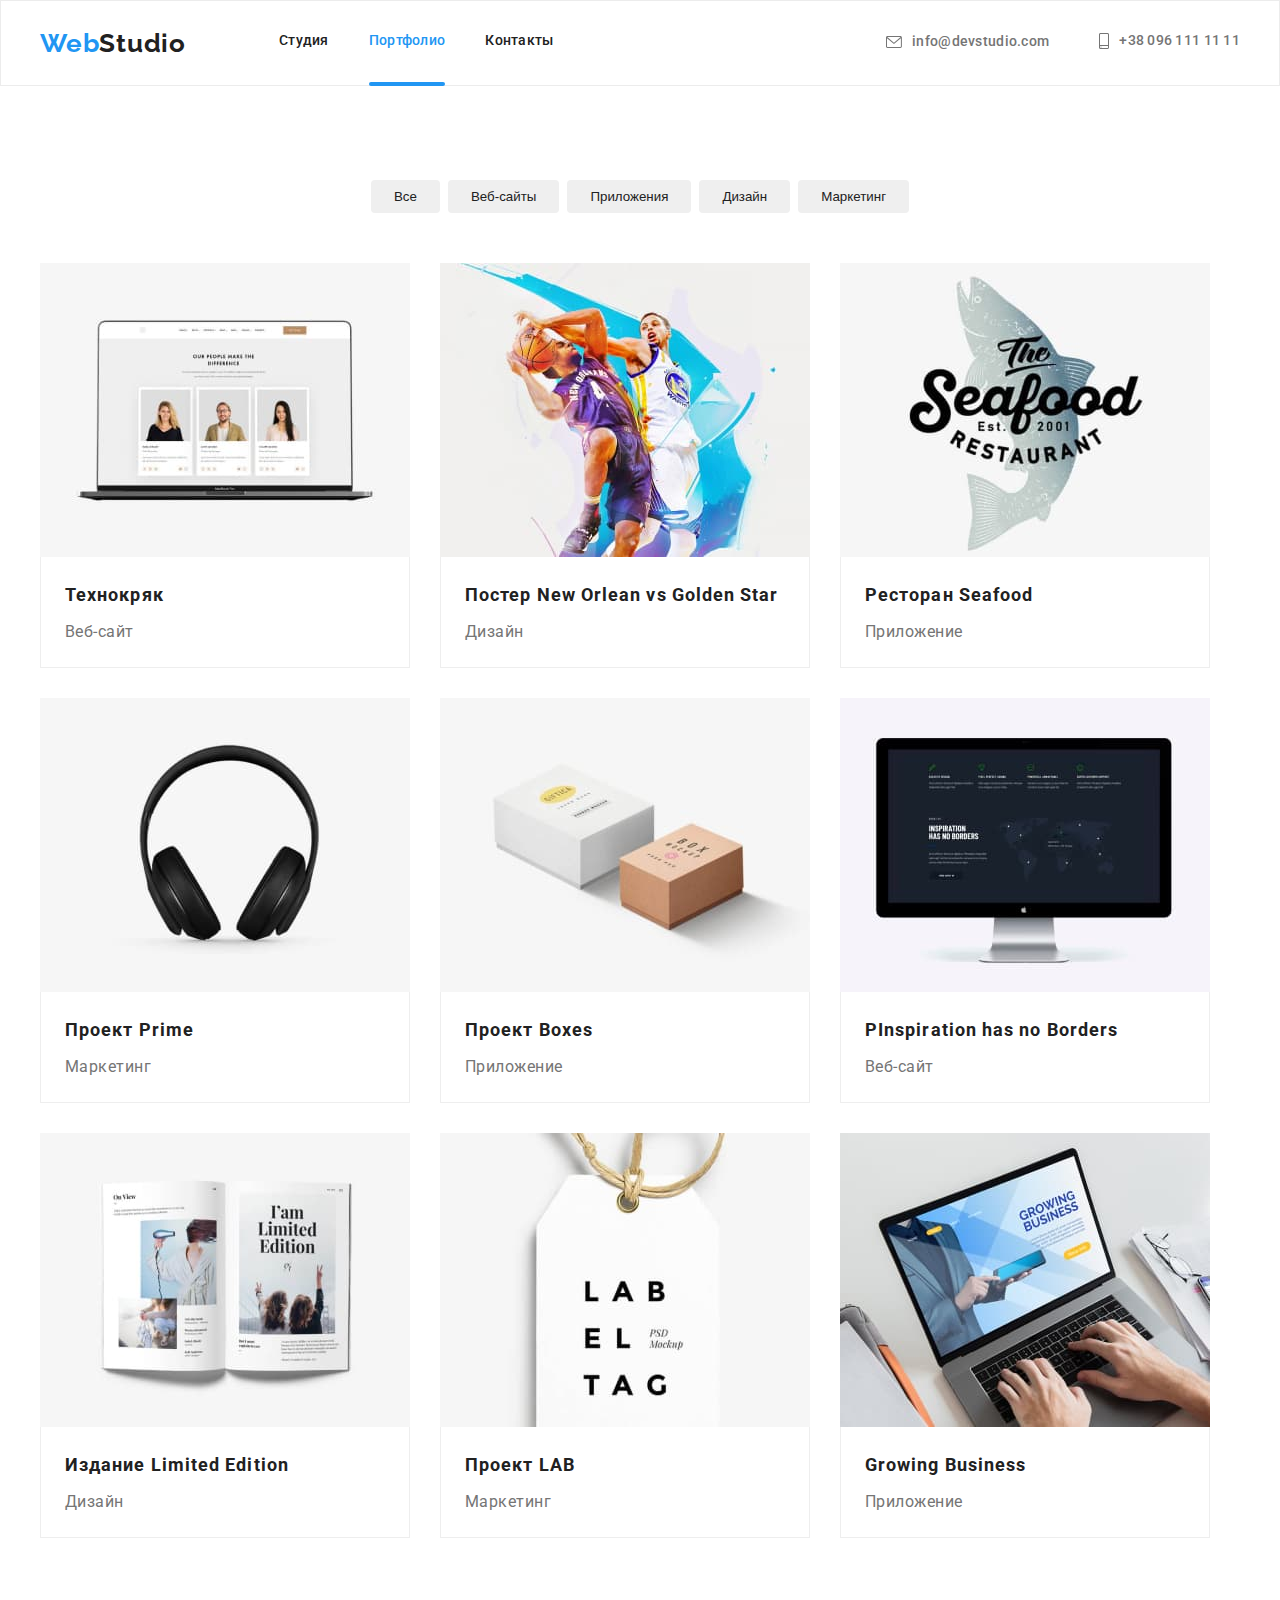
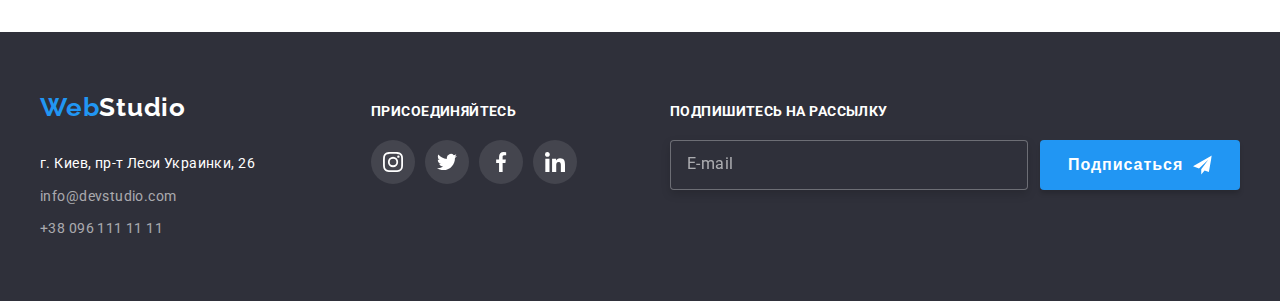
<file: portfolio.html>
<!DOCTYPE html>
<html lang="en">
  <head>
    <meta charset="UTF-8" />
    <meta http-equiv="X-UA-Compatible" content="IE=edge" />
    <meta name="viewport" content="width=device-width, initial-scale=1.0" />
    <title>Portfolio</title>
    <link
      rel="stylesheet"
      href="https://cdnjs.cloudflare.com/ajax/libs/modern-normalize/1.1.0/modern-normalize.min.css"
      integrity="sha512-wpPYUAdjBVSE4KJnH1VR1HeZfpl1ub8YT/NKx4PuQ5NmX2tKuGu6U/JRp5y+Y8XG2tV+wKQpNHVUX03MfMFn9Q=="
      crossorigin="anonymous"
      referrerpolicy="no-referrer"
    />
    <link rel="preconnect" href="https://fonts.gstatic.com" />
    <link rel="preconnect" href="https://fonts.googleapis.com" />
    <link rel="preconnect" href="https://fonts.gstatic.com" crossorigin />
    <link
      href="https://fonts.googleapis.com/css2?family=Raleway:wght@700&family=Roboto:wght@400;500;700;900&display=swap"
      rel="stylesheet"
    />
    <link rel="stylesheet" href="./css/styles.css" />
  </head>
  <body>
    <div>
      <!--Шапка сайта-->
      <header class="page-header">
        <div class="container header-container">
          <nav class="nav-box">
            <a class="nav-logo" href="./index.html"
              ><span class="logo-web">Web</span><span class="logo-studio">Studio</span></a
            >
            <ul class="site-nav">
              <li class="nav-item"><a href="./index.html" class="link">Студия</a></li>
              <li class="nav-item"><a href="" class="link current">Портфолио</a></li>
              <li class="nav-item"><a href="" class="link">Контакты</a></li>
            </ul>
          </nav>
          <!--Контакты-->
          <ul class="contact-nav">
            <li class="item">
              <a href="mailto:info@devstudio.com" class="contacts-link">
                <svg class="contact-nav-icon-f">
                  <use href="./images/hover-images/sprite-hover.svg#icon-envelope-2"></use>
                </svg>
                info@devstudio.com
              </a>
            </li>
            <li class="item">
              <a href="tel:+380961111111" class="contacts-link">
                <svg class="contact-nav-icon-s">
                  <use href="./images/hover-images/sprite-hover.svg#icon-smartphone-2"></use>
                </svg>
                +38 096 111 11 11
              </a>
            </li>
          </ul>
        </div>
      </header>
      <main>
        <!-----------Cписок кнопок - List of buttons -------->
        <section class="section">
          <div class="container">
            <h1 class="visually-hidden">Кнопки</h1>
            <ul class="ul-filter">
              <li class="filter-item"><button type="button" class="btn">Все</button></li>
              <li class="filter-item"><button type="button" class="btn">Веб-сайты</button></li>
              <li class="filter-item"><button type="button" class="btn">Приложения</button></li>
              <li class="filter-item"><button type="button" class="btn">Дизайн</button></li>
              <li class="filter-item"><button type="button" class="btn">Маркетинг</button></li>
            </ul>
            <!-------------- Portfolio ------------->
            <ul class="portfolio">
              <li class="portfolio-image">
                <a href="#" class="portfolio-img">
                  <div class="thumb-box">
                    <img
                      src="./images/img1.jpg"
                      class="portfolio-photo"
                      alt="screenshot"
                      width="370"
                    />
                    <p class="thumb-text">
                      Технокряк это современная площадка распространения коронавируса. Компании
                      используют эту платформу для цифрового шпионажа и атак на защищённые сервера
                      конкурентов.
                    </p>
                  </div>
                  <div class="portfolio-name">
                    <h2 class="portfolio-title">Технокряк</h2>
                    <p class="portfolio-text">Веб-сайт</p>
                  </div>
                </a>
              </li>
              <li class="portfolio-image">
                <a href="#" class="portfolio-img">
                  <div class="thumb-box">
                    <img
                      src="./images/img2.jpg"
                      class="portfolio-photo"
                      alt="Poster New Orlean vs Golden Star"
                      width="370"
                    />
                    <p class="thumb-text">
                      Технокряк это современная площадка распространения коронавируса. Компании
                      используют эту платформу для цифрового шпионажа и атак на защищённые сервера
                      конкурентов.
                    </p>
                  </div>
                  <div class="portfolio-name">
                    <h2 class="portfolio-title">Постер New Orlean vs Golden Star</h2>
                    <p class="portfolio-text">Дизайн</p>
                  </div>
                </a>
              </li>
              <li class="portfolio-image">
                <a href="#" class="portfolio-img">
                  <div class="thumb-box">
                    <img
                      src="./images/img3.jpg"
                      class="portfolio-photo"
                      alt="tablet image"
                      width="370"
                    />
                    <p class="thumb-text">
                      Технокряк это современная площадка распространения коронавируса. Компании
                      используют эту платформу для цифрового шпионажа и атак на защищённые сервера
                      конкурентов.
                    </p>
                  </div>
                  <div class="portfolio-name">
                    <h2 class="portfolio-title">Ресторан Seafood</h2>
                    <p class="portfolio-text">Приложение</p>
                  </div>
                </a>
              </li>
              <li class="portfolio-image">
                <a href="#" class="portfolio-img">
                  <div class="thumb-box">
                    <img
                      src="./images/img4.jpg"
                      class="portfolio-photo"
                      alt="headphones image"
                      width="370"
                    />
                    <p class="thumb-text">
                      Технокряк это современная площадка распространения коронавируса. Компании
                      используют эту платформу для цифрового шпионажа и атак на защищённые сервера
                      конкурентов.
                    </p>
                  </div>
                  <div class="portfolio-name">
                    <h2 class="portfolio-title">Проект Prime</h2>
                    <p class="portfolio-text">Маркетинг</p>
                  </div>
                </a>
              </li>
              <li class="portfolio-image">
                <a href="#" class="portfolio-img">
                  <div class="thumb-box">
                    <img
                      src="./images/img5.jpg"
                      class="portfolio-photo"
                      alt="boxes image"
                      width="370"
                    />
                    <p class="thumb-text">
                      Технокряк это современная площадка распространения коронавируса. Компании
                      используют эту платформу для цифрового шпионажа и атак на защищённые сервера
                      конкурентов.
                    </p>
                  </div>
                  <div class="portfolio-name">
                    <h2 class="portfolio-title">Проект Boxes</h2>
                    <p class="portfolio-text">Приложение</p>
                  </div>
                </a>
              </li>
              <li class="portfolio-image">
                <a href="#" class="portfolio-img">
                  <div class="thumb-box">
                    <img
                      src="./images/img6.jpg"
                      class="portfolio-photo"
                      alt="monitor image"
                      width="370"
                    />
                    <p class="thumb-text">
                      Технокряк это современная площадка распространения коронавируса. Компании
                      используют эту платформу для цифрового шпионажа и атак на защищённые сервера
                      конкурентов.
                    </p>
                  </div>
                  <div class="portfolio-name">
                    <h2 class="portfolio-title">РInspiration has no Borders</h2>
                    <p class="portfolio-text">Веб-сайт</p>
                  </div>
                </a>
              </li>
              <li class="portfolio-image">
                <a href="#" class="portfolio-img">
                  <div class="thumb-box">
                    <img
                      src="./images/img7.jpg"
                      class="portfolio-photo"
                      alt="book image"
                      width="370"
                    />
                    <p class="thumb-text">
                      Технокряк это современная площадка распространения коронавируса. Компании
                      используют эту платформу для цифрового шпионажа и атак на защищённые сервера
                      конкурентов.
                    </p>
                  </div>
                  <div class="portfolio-name">
                    <h2 class="portfolio-title">Издание Limited Edition</h2>
                    <p class="portfolio-text">Дизайн</p>
                  </div>
                </a>
              </li>
              <li class="portfolio-image">
                <a href="#" class="portfolio-img">
                  <div class="thumb-box">
                    <img
                      src="./images/img8.jpg"
                      class="portfolio-photo"
                      alt="book image"
                      width="370"
                    />
                    <p class="thumb-text">
                      Технокряк это современная площадка распространения коронавируса. Компании
                      используют эту платформу для цифрового шпионажа и атак на защищённые сервера
                      конкурентов.
                    </p>
                  </div>
                  <div class="portfolio-name">
                    <h2 class="portfolio-title">Проект LAB</h2>
                    <p class="portfolio-text">Маркетинг</p>
                  </div>
                </a>
              </li>
              <li class="portfolio-image">
                <a href="#" class="portfolio-img">
                  <div class="thumb-box">
                    <img
                      src="./images/img9.jpg"
                      class="portfolio-photo"
                      alt="laptop image"
                      width="370"
                    />
                    <p class="thumb-text">
                      Технокряк это современная площадка распространения коронавируса. Компании
                      используют эту платформу для цифрового шпионажа и атак на защищённые сервера
                      конкурентов.
                    </p>
                  </div>
                  <div class="portfolio-name">
                    <h2 class="portfolio-title">Growing Business</h2>
                    <p class="portfolio-text">Приложение</p>
                  </div>
                </a>
              </li>
            </ul>
          </div>
        </section>
      </main>
      <footer class="footer">
        <div class="container footer-container">
          <div class="footer-addres">
            <a class="footer-logo" href="#"
              ><span class="f-web">Web</span><span class="f-webstudio">Studio</span></a
            >
            <address class="adress">
              <ul class="footer-addres">
                <li class="footer-item">
                  <a
                    href="https://www.google.com/maps/place/%D0%B1%D1%83%D0%BB%D1%8C%D0%B2%D0%B0%D1%80+%D0%9B%D0%B5%D1%81%D1%96+%D0%A3%D0%BA%D1%80%D0%B0%D1%97%D0%BD%D0%BA%D0%B8,+26,+%D0%9A%D0%B8%D1%97%D0%B2,+02000/@50.4271245,30.5353084,15.75z/data=!4m5!3m4!1s0x40d4cf0e033ecbe9:0x57a4dffefec77da0!8m2!3d50.4265807!4d30.5383858"
                    class="address-map"
                    >г. Киев, пр-т Леси Украинки, 26</a
                  >
                </li>
                <li class="footer-item">
                  <a href="mailto:info@devstudio.com" class="contacts">info@devstudio.com</a>
                </li>
                <li class="footer-item">
                  <a href="tel:+380961111111" class="contacts">+38 096 111 11 11</a>
                </li>
              </ul>
            </address>
          </div>
          <div class="fsocial-title">
            <h2 class="footer-title">присоединяйтесь</h2>
            <ul class="fsocial-list">
              <li class="fsocial-item">
                <a href="#" class="fsocial-link">
                  <svg class="fsocial-icon">
                    <use href="./images/footer-networks/sprite-footer1.svg#icon-instagram1-1"></use>
                  </svg>
                </a>
              </li>
              <li class="fsocial-item">
                <a href="#" class="fsocial-link">
                  <svg class="fsocial-icon">
                    <use href="./images/footer-networks/sprite-footer1.svg#icon-twitter2-1"></use>
                  </svg>
                </a>
              </li>
              <li class="fsocial-item">
                <a href="#" class="fsocial-link">
                  <svg class="fsocial-icon">
                    <use href="./images/footer-networks/sprite-footer1.svg#icon-facebook3-1"></use>
                  </svg>
                </a>
              </li>
              <li class="fsocial-item">
                <a href="#" class="fsocial-link">
                  <svg class="fsocial-icon" width="20" height="20">
                    <use href="./images/footer-networks/sprite-footer1.svg#icon-linkedin4-1"></use>
                  </svg>
                </a>
              </li>
            </ul>
          </div>
          <div class="subscribe-container">
            <h2 class="sub-text">Подпишитесь на рассылку</h2>
            <ul class="subscribe-email">
              <!-- div class="subscribe-email" -->
              <li class="subscribe-item">
                <label for="subscribe-email" class="subscribe-title"></label>
                <input
                  id="subscribe-email"
                  class="subscribe-input"
                  type="email"
                  name="email"
                  placeholder="E-mail"
                />
                <!-- </div> -->
              </li>
              <li class="subscribe-item">
                <button type="submit" class="subscribe-submit">
                  Подписаться
                  <svg class="icon-send" width="24" height="24">
                    <use href="./images/footer-networks/sprite-footer2.svg#icon-airplane2"></use>
                  </svg>
                </button>
              </li>
            </ul>
          </div>
        </div>
      </footer>
    </div>
  </body>
</html>
</file>
<file: css/styles.css>
:root {
  --titles-text-color-first: #212121;
  --text-color: #757575;
  --accent-color-text: #ffffff;
  --accent-color: #2196f3;
  --accent-color-sec: #1a72b9;
  --background-color: #2f303a;
  --background-color-modal: #188ce8;
  --logo-color: #000000;
  --backing-color: #f5f4fa;
  --header-color: #ececec;
  --portfolio-color: #e5e5e5;
  --clients-color: #afb1b8;
  --time: cubic-bezier(0.4, 0, 0.2, 1);
}
h1,
h2,
h3,
h4,
h5,
h6,
p {
  margin-top: 0;
  margin-bottom: 0;
}
ul {
  margin: 0;
  list-style: none;
  padding-inline-start: 0;
}
a {
  text-decoration: none;
  cursor: pointer;
}
img {
  display: block;
  max-width: 100%;
  height: auto;
}
body {
  font-family: Roboto, sans-serif;
  background-color: var(-accent-color-text);
  color: var(--titles-text-color-first);
  margin: 0; /* Чтобы снять авто-margin браузера*/
}
ul {
  list-style: none;
  padding: 0;
}
.visually-hidden {
  position: absolute;
  clip: rect(0 0 0 0);
  width: 1px;
  height: 1px;
  margin: -1px;
}
/* Page-header */
.page-header {
  border: 1px solid var(--header-color);
}
.header-container {
  display: flex;
  align-items: center;
}
.container {
  width: 1200px;
  margin-left: auto;
  margin-right: auto;
  padding-left: 15px;
  padding-right: 15px;
}
.nav-box {
  align-items: center;
  background-color: var(--accent-color-text);
}

.site-nav .link .current {
  color: var(--accent-color);
}
.link.current {
  color: var(--accent-color);
}
.current::after {
  content: '';
  display: block;
  position: relative;
  top: 33px;

  width: 100%;
  height: 4px;
  background-color: var(--accent-color);
  border-radius: 2px;
}

.nav-logo {
  margin-right: 93px;
}
.site-nav {
  display: flex;
}
.site-nav .nav-item + .nav-item {
  margin-left: 40px;
}
.nav-logo {
  margin-right: 93px;
  text-decoration: none;
}
.logo-web {
  font-family: Raleway, sans-serif;
  color: var(--accent-color);
  font-weight: 700;
  font-size: 26px;
  line-height: 1.19;
  letter-spacing: 0.03em;

  transition: color 250ms var(--time);
}
.logo-web:hover,
.logo-web:focus {
  color: var(--accent-color);
}
.logo-studio {
  font-family: Raleway, sans-serif;
  color: var(--titles-text-color-first);
  font-weight: 700;
  font-size: 26px;
  line-height: 1.19;
  letter-spacing: 0.03em;

  transition: color 250ms var(--time);
}
.logo-studio:hover,
.logo-studio:focus {
  color: var(--accent-color);
}
.nav-box {
  display: flex;
}
.site-nav {
  display: flex;
}
.site-nav .link {
  display: block; /* делает элемент блочным */
  padding-top: 32px;
  padding-bottom: 32px;
  color: var(--titles-text-color-first);
  font-weight: 500;
  font-size: 14px;
  line-height: 1.14;
  letter-spacing: 0.02em;
  text-decoration: none;

  transition: color 250ms var(--time);
}
.site-nav .link:hover,
.site-nav .link:focus {
  color: var(--accent-color);
}
.site-nav .link.current {
  color: var(--accent-color);
}
/* Contacts */
.contact-nav {
  display: flex;
  margin-left: auto;
}
.contact-nav .item + .item {
  margin-left: 50px;
}
.contact-nav-icon-f {
  width: 16px;
  height: 12px;
  margin-right: 10px;
  fill: currentColor;
}
.contact-nav-icon-s {
  width: 10px;
  height: 16px;
  margin-right: 10px;
  fill: currentColor;
}
.contacts-link {
  display: inline-flex;
  align-items: center;
  color: var(--text-color);
  font-weight: 500;
  font-size: 14px;
  line-height: 1.14;
  letter-spacing: 0.02em;

  transition: color 250ms var(--time);
}
.contact-nav.item:last-child {
  margin-right: 0;
}
.contacts-link:hover,
.contacts-link:focus {
  color: var(--accent-color);
}

/* Hero */
.hero {
  padding-top: 200px;
  padding-bottom: 200px;
  max-width: 1600px;
  margin-left: auto;
  margin-right: auto;
  text-align: center;
  background-repeat: no-repeat;
  background-size: cover;
  background-position: center;
  background-image: linear-gradient(to right, rgba(47, 48, 58, 0.4), rgba(47, 48, 58, 0.4)),
    url(../images/Head.jpg);
}
.hero-title.centered {
  text-align: center;
  margin-bottom: 30px;
  width: 696px;
  text-align: center;
  margin-left: auto;
  margin-right: auto;
  font-weight: 900;
  font-size: 44px;
  line-height: 1.36;
  letter-spacing: 0.06em;
  text-transform: uppercase;
  color: var(--accent-color-text);
}
/* Hero button*/
.hero-button {
  color: var(--accent-color-text);
  background-color: var(--accent-color);
  cursor: pointer;
  font-weight: 700;
  font-size: 16px;
  line-height: 1.87;
  letter-spacing: 0.06em;
  text-decoration: none;
  border-radius: 4px;
  padding: 10px 32px;
  border: transparent;

  transition: background-color 250ms var(--time);
}
.hero-button:hover,
.hero-button:focus {
  color: var(--accent-color-text);
  background-color: var(--accent-color-sec);
}
/* Features - Приемущества */
.hidden {
  visibility: hidden;
}
.section {
  padding: 94px 0;
}
.section-titles h2 {
  visibility: hidden;
}
.feature-list {
  display: flex;
}

.feature-item:not(first-child) {
  margin-right: 30px;
}
.feature-title {
  color: var(--titles-text-color-first);
  font-weight: 700;
  font-size: 14px;
  line-height: 1.14;
  letter-spacing: 0.03em;
  text-transform: uppercase;
}
.feature-text {
  margin-top: 10px;
  color: var(--text-color);
  font-size: 14px;
  line-height: 1.71;
  letter-spacing: 0.03em;
}
.feature-icon {
  display: flex;
  justify-content: center;
  align-items: center;
  height: 120px;
  background-color: var(--backing-color);
  margin-bottom: 30px;
}
.feature-icon .icon {
  width: 70px;
  height: 70px;
}
/* About us */
.about-us-section {
  text-align: center;
  padding-top: 0px;
  padding-bottom: 94px;
}
.about-us-title {
  color: var(--titles-text-color-first);
  font-weight: 700;
  font-size: 36px;
  line-height: 1.17;
  text-align: center;
  letter-spacing: 0.03em;
}
.about-us-list {
  display: flex;
  margin-top: 50px;
  margin-left: -30px;
}
.about-us-item {
  margin-left: 30px;
}
.applications-image {
  position: relative;
}
.applications {
  position: absolute;
  bottom: 0;
  display: flex;
  justify-content: center;
  align-items: center;
  width: 370px;
  height: 70px;
  background-color: rgba(47, 48, 58, 0.8);
}
.applications-text {
  color: var(--accent-color-text);
  font-weight: 700;
  font-size: 14px;
  line-height: 1.14;
  text-align: center;
  letter-spacing: 0.03em;
  text-transform: uppercase;
}
/* .about-us-item:first-child {
  margin-left: 0px;
} */
/*Team */
.team {
  background-color: var(--backing-color);
}
.team-container {
  margin-left: auto;
  margin-right: auto;
  padding-left: 15px;
  padding-right: 15px;
}
.team-head-title {
  margin-bottom: 50px;
  color: var(-titles-text-color-first);
  font-weight: 700;
  font-size: 36px;
  line-height: 1.17;
  text-align: center;
  letter-spacing: 0.03em;
}
.team-list {
  display: flex;
  margin-left: -30px;
}
.team-item {
  flex-basis: calc(100% / 4-30px);
  margin-left: 30px;
  background-color: var(--accent-color-text);
  border-radius: 0px 0px 4px 4px;
  box-shadow: 0px 4px 4px rgba(0, 0, 0, 0.15);
}
.card-content {
  padding-top: 30px;
  padding-bottom: 30px;
}
.title {
  color: var(--titles-text-color-first);
  font-weight: 500;
  font-size: 16px;
  line-height: 1.19;
  text-align: center;
  letter-spacing: 0.03em;
}
.text {
  color: var(--text-color);
  margin-top: 10px;
  font-weight: normal;
  font-size: 16px;
  line-height: 1.19;
  text-align: center;
  letter-spacing: 0.03em;
}
.social-list {
  display: flex;
  justify-content: center;
  margin-top: 16px;
}
.social-item {
  width: 44px;
  height: 44px;
  margin-left: 10px;
}
.social-item:first-child {
  margin-left: 0;
}

.social-link {
  display: flex;
  align-items: center;
  justify-content: center;
  width: 100%;
  height: 100%;
  border-radius: 50%;
  color: var(--clients-color);

  transition: color 250ms var(--time), background-color 250ms var(--time);
}

.social-link:hover,
.social-link:focus {
  color: var(--accent-color-text);
  background-color: var(--accent-color);
}

.social-link:hover .social-icon,
.social-link:focus .social-icon {
  fill: var(--accent-color-text);
}
.social-icon {
  width: 20px;
  height: 20px;
  fill: currentColor;
}
/******** Buttons **************/

.ul-filter {
  display: flex;
  justify-content: center;
  margin-bottom: 50px;
}
.btn {
  padding: 8px 22px;
  border-style: none;
  cursor: pointer;
  border-radius: 4px;
  color: var(--titles-text-color-first);
  background-color: var(--backing color);
  text-align: center;
  border: 1px solid transparent;
  border-radius: 4px;

  transition: color 250ms var(--time), background-color 250ms var(--time),
    box-shadow color 250ms var(--time);
}
.filter-item:not(:first-child) {
  margin-left: 8px;
}
.btn:hover,
.btn:focus {
  color: var(--accent-color-text);
  background-color: var(--accent-color);
  box-shadow: 0px 3px 1px rgba(0, 0, 0, 0.12), 0px 1px 2px rgba(0, 0, 0, 0.08),
    0px 2px 2px rgba(0, 0, 0, 0.1);
}
/************** Portfolio ******************/
.portfolio {
  display: flex;
  flex-wrap: wrap;
  margin: -15px;
}
.portfolio-image {
  margin: 15px;
  width: 370px;
  display: block;
}
.portfolio-img {
  display: block;
  align-items: center;
  background-color: var(--accent-color-text);
}
.portfolio-img:hover,
.portfolio-img:focus {
  box-shadow: 1px 4px 6px rgba(0, 0, 0, 0.16), 0px 4px 4px rgba(0, 0, 0, 0.06),
    0px 1px 1px rgba(0, 0, 0, 0.12);
}

/* ************** */
.portfolio-thumb {
  width: 370px;
  position: relative;
}
.thumb-box {
  position: relative;
  overflow: hidden;
}
.thumb-text {
  /* opacity: 0; */
  position: absolute;
  overflow: hidden;
  background-color: rgba(33, 150, 243, 0.9);
  left: 0;
  top: 0;
  width: 370px;
  height: 294px;

  display: flex;
  justify-content: center;
  align-items: center;
  padding: 63px 24px;

  font-style: normal;
  font-size: 18px;
  line-height: 1.56;
  letter-spacing: 0.03em;
  color: var(--accent-color-text);
  transform: translateY(100%);

  transition: transform 250ms var(--time);
}
.portfolio-img:hover .thumb-text,
.portfolio-img:focus .thumb-text {
  transform: translateZ(0);
  overflow: visible;
}

/* .thumb-box:hover .thumb-text {
  opacity: 1;
} */

/* ************************ */
.portfolio-title {
  color: var(--titles-text-color-first);
  font-weight: 700;
  font-size: 18px;
  line-height: 2;
  letter-spacing: 0.06em;
}
.portfolio-text {
  margin-top: 4px;
  color: var(--text-color);
  font-size: 16px;
  line-height: 1.87;
  letter-spacing: 0.03em;
}
.flex-container {
  display: flex;
  flex-wrap: wrap;
}
.flex-element {
  width: calc((100%-60) / 3);
}
.flex-element:nth-child(3n) {
  margin-right: 0;
}
.portfolio-name {
  padding: 20px 24px;
  border-bottom: 1px solid #eeeeee;
  border-right: 1px solid #eeeeee;
  border-left: 1px solid #eeeeee;
}
/* clients */
.clients {
  padding: 94px auto;
  background-color: var(--accent-color-text));
}
.section-title {
  margin-bottom: 50px;
  font-weight: 700;
  font-size: 36px;
  line-height: 1.17;
  text-align: center;
  letter-spacing: 0.03em;
}
.client-list {
  display: flex;
  justify-content: space-between;
  margin-top: 50px;
}
.client-item {
  width: 170px;
  height: 92px;
  margin-left: 30px;
}
.client-item:first-child {
  margin-left: 0;
}
.client-link {
  display: flex;
  justify-content: center;
  align-items: center;
  color: var(--clients-color);
  border: 1px solid var(--clients-color);
  border-radius: 4px;
  width: 100%;
  height: 100%;

  transition: color 250ms var(--time), background-color 250ms var(--time);
}

.client-link:hover,
.client-link:focus {
  color: var(--accent-color);
  border-color: var(--accent-color);
}
.client-link:hover .client-icon,
.client-link:focus .client-icon {
  fill: var(--accent-color);
}
.client-icon {
  width: 106px;
  height: 60px;
  fill: currentColor;
}
/************************* Footer ********************/
.footer {
  padding-top: 60px;
  padding-bottom: 60px;
  background-color: var(--background-color);
}
.footer-container {
  display: flex;
  align-items: baseline;
}
.footer-logo {
  font-family: Raleway, sans-serif;
  color: var(--accent-color-text);
  font-weight: 700;
  font-size: 26px;
  line-height: 1.19;
  letter-spacing: 0.03em;
}
.f-web {
  color: var(--accent-color);
  font-family: Raleway;
  font-weight: 700;
  font-size: 26px;
  line-height: 1.19;
  letter-spacing: 0.03em;

  transition: color 250ms var(--time);
}
.f-webstudio {
  font-family: Raleway;
  font-weight: 700;
  font-size: 26px;
  line-height: 1.19;
  letter-spacing: 0.03em;

  transition: color 250ms var(--time);
}
.footer-logo:hover,
.footer-logo:focus {
  color: var(--accent-color);
}
.footer-addres {
  flex-grow: 1;
}
.address-map {
  display: inline-block;
  font-style: normal;
  margin-top: 20px;
  color: var(--accent-color-text);
  font-style: normal;
  font-size: 14px;
  line-height: 1.71;
  letter-spacing: 0.03em;

  transition: color 250ms var(--time);
}
.contacts {
  color: rgba(255, 255, 255, 0.6);
  font-style: normal;
  font-size: 14px;
  line-height: 1.71;
  letter-spacing: 0.03em;

  transition: color 250ms var(--time);
}

.footer-item {
  margin-top: 9px;
}

.address-map:hover,
.address-map:focus {
  color: var(--accent-color);
}
.contacts:hover,
.contacts:focus {
  color: var(--accent-color);
}
.fsocial-title {
  margin-left: 70px;
}
.footer-title {
  color: var(--accent-color-text);
  font-weight: 700;
  font-size: 14px;
  line-height: 1.14;
  letter-spacing: 0.03em;
  text-transform: uppercase;
}
.fsocial-list {
  display: flex;
  justify-content: center;
  margin-top: 20px;
}
.fsocial-icon {
  width: 20px;
  height: 20px;
}
.fsocial-item {
  width: 44px;
  height: 44px;
  margin-left: 10px;
}
.fsocial-item:first-child {
  margin-left: 0;
}
.fsocial-link {
  display: flex;
  justify-content: center;
  align-items: center;
  width: 100%;
  height: 100%;
  border-radius: 50%;
  color: #afb1b8;
  background: rgba(255, 255, 255, 0.1);

  transition: color 250ms var(--time), background-color 250ms var(--time);
}
.fsocial-icon {
  fill: var(--accent-color-text);
}

.fsocial-link:hover,
.fsocial-link:focus {
  fill: var(--accent-color-text);
  background-color: var(--accent-color);
}
.fsocial-link:hover .fsocial-icon,
.fsocial-link:focus .fsocial-icon {
  fill: var(--accent-color-text);
}

/* ****************subscribe */

.subscribe-container {
  width: 570px;
  margin-left: 93px;
  /* display: flex;
  align-items: flex-start;
  flex-direction: column; */
}
.subscribe-email {
  display: flex;
  justify-content: center;
  align-items: center;
  margin-top: 20px;
}

.sub-text {
  font-weight: 700;
  font-size: 14px;
  line-height: 1.14;
  letter-spacing: 0.03em;
  text-transform: uppercase;

  color: #ffffff;
}
.subscribe-input {
  padding-left: 16px;
  margin-right: 12px;
  width: 358px;
  height: 50px;
  border: 1px solid rgba(255, 255, 255, 0.3);
  box-sizing: border-box;
  filter: drop-shadow(0px 4px 4px rgba(0, 0, 0, 0.15));
  border-radius: 4px;
  background: #2f303a;
}
.subscribe-input::placeholder {
  font-family: Roboto;
  font-style: normal;
  font-weight: normal;
  font-size: 16px;
  line-height: 20px;

  display: flex;
  align-items: center;
  letter-spacing: 0.03em;

  color: rgba(255, 255, 255, 0.6);
}
.subscribe-submit {
  width: 200px;
  height: 50px;
  cursor: pointer;
}
.subscribe-submit {
  font-style: normal;
  font-weight: 700;
  font-size: 16px;
  line-height: 1.87;

  padding: 10px 28px;
  display: flex;
  align-items: center;
  text-align: center;
  letter-spacing: 0.06em;
  color: #ffffff;
  background: #2196f3;
  box-shadow: 0px 4px 4px rgba(0, 0, 0, 0.15);
  border-radius: 4px;
  border: transparent;
}
.icon-send {
  margin-left: 10px;
}

/* *******Modal window********** */

.backdrop {
  position: fixed;
  top: 0;
  left: 0;
  width: 100%;
  height: 100%;
  background-color: rgba(0, 0, 0, 0.4);

  opacity: 1;
  transition: opacity 250ms var(--time);
}
.backdrop.is-hidden {
  opacity: 0;
  pointer-events: none; /* пропускает через себя клик*/
}
.backdrop.is-hidden .modal {
  transform: (-50%, -50%) scale(0.9);
}
.modal {
  position: absolute;
  top: 50%;
  left: 50%;
  transform: translate(-50%, -50%) scale(1);

  min-width: 528px;
  min-height: 581px;
  background-color: var(--accent-color-text);

  border-radius: 4px;
  background-color: #ffffff;
  box-shadow: 0px 1px 3px rgba(0, 0, 0, 0.12), 0px 1px 1px rgba(0, 0, 0, 0.14),
    0px 2px 1px rgba(0, 0, 0, 0.2);

  /* transition: background-color, 250ms, var(--time); */
  transform: (-50%, -50%) scale(1);
  transition: transform 250ms var(--time);
}
.modal-close {
  position: absolute;
  top: 8px;
  right: 8px;
  cursor: pointer;

  display: flex;
  justify-content: center;
  align-items: center;
  width: 30px;
  height: 30px;
  border-radius: 50%;

  border: 1px solid rgba(0, 0, 0, 0.1);
  background: var(--accent-color-text);
}
.modal-close-icon:hover,
.modal-close-icon:focus {
  color: var(--accent-color-text);
}

.form-container {
  width: 528px;
  height: 581px;
  padding: 40px;

  cursor: pointer;
  display: flex;
  flex-direction: column;
}
.form-text {
  margin-bottom: 12px;
  color: #212121;
  font-style: normal;
  font-weight: 700;
  font-size: 20px;
  line-height: 1.17;
  letter-spacing: 0.03em;
  text-align: center;
}
.form-field {
  margin-bottom: 10px;
  position: relative;
}
.form-comment {
  margin-bottom: 20px;
  position: relative;
}
.form-label {
  display: block;
  font-style: normal;
  font-size: 12px;
  line-height: 1.17;
  letter-spacing: 0.01em;
  color: var(--text-color);
  margin-bottom: 4px;
  cursor: pointer;
  position: relative;
}

.form-input,
.form-message {
  width: 100%;
  height: 40px;
  padding: 10px 42px;

  border: 1px solid rgba(33, 33, 33, 0.2);
  box-sizing: border-box;
  border-radius: 4px;
  outline: none;
}
.form-input:focus {
  outline: 1px solid #2196f3;
}
.form-input:focus + .form-icon {
  fill: var(--accent-color);
}

.form-message {
  display: block;
  /* margin-bottom: 10px; */
  width: 100%;
  height: 120px;
  resize: none;
  padding: 12px 16px;
  font-family: inherit;
  border: 1px solid rgba(33, 33, 33, 0.2);
  border-radius: 4px;
  outline: none;
}
.form-message:focus {
  outline: 1px solid var(--accent-color);
  border: 1px solid var(--accent-color);
}
.form-message::placeholder {
  font-style: normal;
  font-size: 14px;
  line-height: 1.14;
  letter-spacing: 0.01em;
  color: rgba(117, 117, 117, 0.5);
}
.form-icon {
  position: absolute;
  top: 50%;
  left: 12px;
  width: 18px;
  height: 18px;
  fill: var(--titles-text-color-first);
}
.form-input:focus ~ .icon {
  fill: var(--accent-color);
}
/* .form-input:focus-within > .icon {
  fill: #2196f3;
} */
.form-checkbox {
  position: relative;
  display: inline-flex;
  justify-content: center;
  align-items: center;
  /* margin-top: 20px; */
  margin-bottom: 30px;
  width: 100%;
  cursor: pointer;
}
.checkbox-modal {
  font-size: 14px;
  line-height: 1.71;
  letter-spacing: 0.03em;
  color: var(--text-color);
  cursor: pointer;
}
.checkbox-modal .modal-link {
  color: var(--accent-color);
  text-decoration: underline;
}
.checkbox {
  position: absolute;
  display: flex;
  clip: rect(0 0 0 0);
  width: 1px;
  height: 1px;
  margin: -1px;
  overflow: hidden;
}
.checkbox-modal::before {
  content: '';
  display: inline-flex;
  text-align: center;
  width: 15px;
  height: 15px;
  border: 2px solid var(--titles-text-color-first);
  border-radius: 2px;
  margin-right: 7px;
}
.checkbox-icon {
  position: absolute;
  top: 3px;
  left: 12px;
  width: 16px;
  height: 16px;
  opacity: 0;
  pointer-events: none;

  background-color: var(--accent-color);
  fill: var(--accent-color-text);
  border: 2px solid var(--accent-color);
  border-radius: 2px;
  cursor: pointer;
}
.checkbox:focus {
  outline-color: var(--accent-color);
  border: 2px solid var(--accent-color);
  border-radius: 2px;
}
.checkbox:checked + .checkbox-icon {
  opacity: 1;
  transition: opacity 250ms var(--time);
  background-origin: border-box;
}
.click {
  text-align: center;
  margin: 0 124px;
  width: 200px;
  height: 50px;

  cursor: pointer;

  background-color: var(--background-color-modal);
  box-shadow: 0px 4px 4px rgba(0, 0, 0, 0.15);
  border-radius: 4px;
  border: transparent;
}
.click-title {
  font-weight: 700;
  font-size: 16px;
  line-height: 1.87;
  letter-spacing: 0.06em;
  color: #ffffff;
}
</file>
